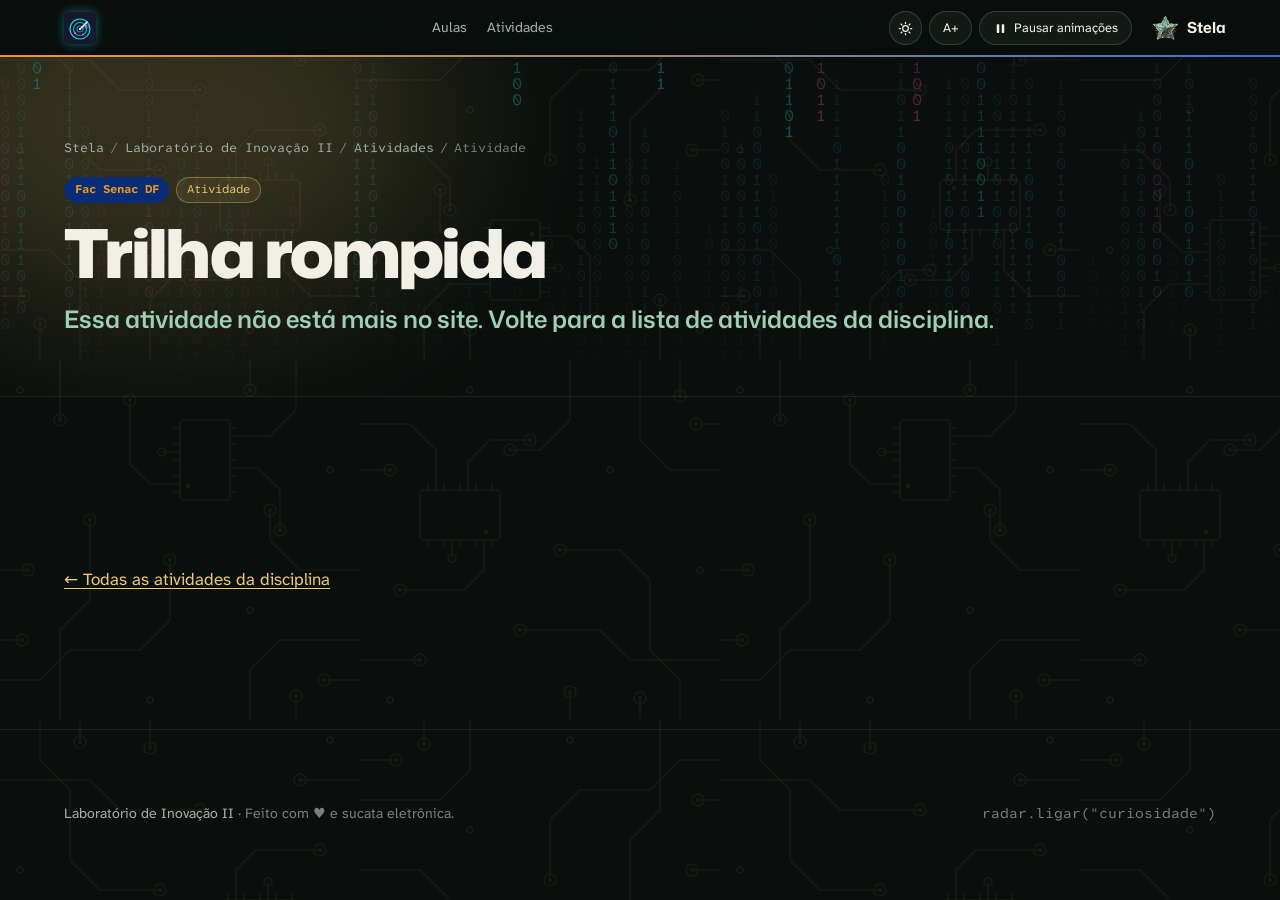
<file: atividade.html>
<!doctype html>
<html lang="pt-BR">
<head>
  <meta charset="utf-8">
  <meta name="viewport" content="width=device-width, initial-scale=1, viewport-fit=cover">

  <!-- EDITE AQUI: número e tema da aula -->
  <title>Laboratório de Inovação II · Stela</title>
  <meta name="description" content="Atividade de Laboratório de Inovação II: o que fazer, o link e os arquivos.">

  <link rel="icon" href="assets/img/favicon.ico" sizes="any">
  <link rel="icon" type="image/png" href="assets/img/favicon-32.png">
  <link rel="apple-touch-icon" href="assets/img/apple-touch-icon.png">
  <script src="assets/js/placa.js"></script>
  <link rel="preconnect" href="https://fonts.googleapis.com">
  <link rel="preconnect" href="https://fonts.gstatic.com" crossorigin>
  <link rel="stylesheet" href="https://fonts.googleapis.com/css2?family=Mona+Sans:wdth,wght@100..125,400..900&family=Atkinson+Hyperlegible+Next:ital,wght@0,400;0,700;1,400&family=Atkinson+Hyperlegible+Mono:wght@400;500&display=swap">
  <link rel="stylesheet" href="assets/css/estilo.css">
  <link rel="stylesheet" href="assets/css/disciplina.css?v=4">
  <link rel="stylesheet" href="assets/css/aula.css?v=2">
  <link rel="stylesheet" href="assets/css/neon.css?v=2">
  <link rel="stylesheet" href="assets/css/atividade.css?v=1">
</head>
<body>

  <!-- ===================== BARRA DO TOPO (igual em todos os sites) ===================== -->
  <header class="barra">
    <div class="envolve">
      <div class="marcas">
        <a class="marca-disc marca-logo" href="./" title="Página inicial da disciplina"><img src="assets/img/lab-radar.svg" alt="Lab II: página inicial da disciplina" width="32" height="32"></a>
      </div>
      <button type="button" class="btn-menu" id="btn-menu" aria-expanded="false" aria-controls="menu">Menu</button>
      <nav class="nav" id="menu" aria-label="Seções da disciplina">
        <a href="./#aulas">Aulas</a>
        <a href="./#atividades">Atividades</a>
      </nav>
      <div class="ajustes">
        <button type="button" id="btn-tema" aria-label="Mudar para o tema claro">
          <svg class="sol" viewBox="0 0 24 24" fill="none" stroke="currentColor" stroke-width="2" stroke-linecap="round" aria-hidden="true"><circle cx="12" cy="12" r="4.5"/><path d="M12 2v2M12 20v2M4.9 4.9l1.4 1.4M17.7 17.7l1.4 1.4M2 12h2M20 12h2M4.9 19.1l1.4-1.4M17.7 6.3l1.4-1.4"/></svg>
          <svg class="lua" viewBox="0 0 24 24" fill="none" stroke="currentColor" stroke-width="2" stroke-linejoin="round" aria-hidden="true"><path d="M20.5 14.5A8.5 8.5 0 0 1 9.5 3.5a8.5 8.5 0 1 0 11 11Z"/></svg>
        </button>
        <button type="button" id="btn-fonte" aria-label="Aumentar o tamanho do texto">A+</button>
        <button type="button" id="btn-movimento" aria-pressed="false">
          <svg class="pausar" viewBox="0 0 24 24" fill="currentColor" aria-hidden="true"><rect x="6" y="5" width="4" height="14" rx="1"/><rect x="14" y="5" width="4" height="14" rx="1"/></svg>
          <svg class="tocar" viewBox="0 0 24 24" fill="currentColor" aria-hidden="true"><path d="M8 5.5v13a1 1 0 0 0 1.5.86l10.5-6.5a1 1 0 0 0 0-1.72L9.5 4.64A1 1 0 0 0 8 5.5Z"/></svg>
          <span class="rotulo">Pausar animações</span>
        </button>
        <a class="marca" href="/" title="Portal da Stela">
          <img src="assets/img/estrela.webp" alt="" width="26" height="24">
          <span class="marca-texto">Stela</span>
        </a>
      </div>
    </div>
  </header>

  <main id="inicio">

    <!-- ===================== CABEÇALHO (o título vem de assets/data/atividades.json) ===================== -->
    <section class="aula-cab">
      <canvas class="chuva-matrix" aria-hidden="true"></canvas>
      <div class="envolve">
        <p class="trilha-migalhas">
          <a href="/">Stela</a> <span aria-hidden="true">/</span>
          <a href="./">Laboratório de Inovação II</a> <span aria-hidden="true">/</span>
          <a href="./#atividades">Atividades</a> <span aria-hidden="true">/</span>
          <span id="migalha-atividade">Atividade</span>
        </p>
        <div class="aula-etiquetas">
          <span class="etiqueta senac">Fac Senac DF</span>
          <span class="etiqueta ouro" id="etiqueta-atividade">Atividade</span>
        </div>
        <h1 id="titulo-atividade">Atividade</h1>
        <p class="subtitulo" id="sub-atividade">Soldando os componentes...</p>
      </div>
    </section>

    <!-- ===================== A ATIVIDADE (montada pelo assets/js/atividades.js) ===================== -->
    <section class="bloco">
      <div class="envolve" data-atividade>
        <noscript><p class="cartao">Esta página precisa de JavaScript ligado no navegador.</p></noscript>
        <div class="atividade-corpo" id="corpo-atividade" hidden></div>
        <p style="margin-top:2rem"><a href="./#atividades">← Todas as atividades da disciplina</a></p>
      </div>
    </section>

  </main>

  <footer class="rodape">
    <div class="envolve">
      <div class="rodape-fim" style="margin-top:0; padding-top:0; border-top:0">
        <span><a href="./">Laboratório de Inovação II</a> · Feito com ♥ e sucata eletrônica.</span>
        <span>radar.ligar(&quot;curiosidade&quot;)</span>
      </div>
    </div>
  </footer>

  <script src="assets/js/atividades.js?v=3"></script>
  <script src="assets/js/matrix.js?v=2"></script>
</body>
</html>
</file>
<file: assets/css/estilo.css>
/* estilo.css: visual comum de todos os sites (portal, cursos e disciplinas).
   versão 7 · 2026-10-06
   github.com + Apple/macOS + a placa de circuito da Stela.
   Escuro por padrão; o botão de tema da barra troca para o claro.

   Cada site tem a sua própria cópia deste arquivo e do assets/js/placa.js.
   Ao mudar algo aqui, copie para os outros sites e aumente a versão acima
   (e a do placa.js): assim dá para saber qual site está desatualizado.

   Como usar em um novo site (no <head>, nesta ordem):
     <script src="assets/js/placa.js"></script>
     <link rel="preconnect" href="https://fonts.googleapis.com">
     <link rel="preconnect" href="https://fonts.gstatic.com" crossorigin>
     <link rel="stylesheet" href="https://fonts.googleapis.com/css2?family=Mona+Sans:wdth,wght@100..125,400..900&family=Atkinson+Hyperlegible+Next:ital,wght@0,400;0,700;1,400&family=Atkinson+Hyperlegible+Mono:wght@400;500&display=swap">
     <link rel="stylesheet" href="assets/css/estilo.css">
   A barra do topo pronta para copiar está no README. */

/* ---------- cores e medidas ---------- */
:root{
  color-scheme: dark;
  --fundo:#0a0f0d;          /* quase preto esverdeado, como o substrato da placa */
  --fundo-2:#0d1411;        /* seções alternadas */
  --superficie:#121a16;     /* cards e janelas */
  --superficie-2:#18221d;
  --borda:rgba(236,230,211,.09);
  --borda-forte:rgba(236,230,211,.17);
  --texto:#f2efe6;
  --texto-2:#a3b0a8;
  --texto-3:#75837b;
  --ouro:#d6b25e;           /* trilhas, detalhes */
  --ouro-forte:#ecc874;     /* links, botões */
  --menta:#9fd0b7;          /* ativo, em andamento, acerto */
  --brilho-1:rgba(214,178,94,.20);
  --brilho-2:rgba(159,208,183,.16);
  --janela-barra:#19221e;
  --chip:#050807;           /* encapsulamento dos CIs, blocos de código */
  --sombra:0 1px 0 rgba(255,255,255,.04) inset, 0 40px 80px -40px rgba(0,0,0,.9);
  --f-titulo:"Mona Sans", -apple-system, system-ui, sans-serif;
  --f-texto:"Atkinson Hyperlegible Next", -apple-system, system-ui, sans-serif;
  --f-mono:"Atkinson Hyperlegible Mono", ui-monospace, "SF Mono", Menlo, monospace;
  --raio:22px;              /* cards grandes, como na Apple */
  --raio-p:12px;            /* janelas e cards pequenos */
  --suave:cubic-bezier(.2,.7,.2,1);
}
[data-tema="claro"]{
  color-scheme: light;
  --fundo:#f6f5f1;
  --fundo-2:#efeee8;
  --superficie:#ffffff;
  --superficie-2:#f8f7f3;
  --borda:rgba(18,23,20,.09);
  --borda-forte:rgba(18,23,20,.17);
  --texto:#121714;
  --texto-2:#4a5650;
  --texto-3:#6d7a73;
  --ouro:#a07a22;           /* dourado mais escuro: contraste no fundo claro */
  --ouro-forte:#8a6614;
  --menta:#2e7d5b;
  --brilho-1:rgba(214,178,94,.32);
  --brilho-2:rgba(159,208,183,.38);
  --janela-barra:#efeee9;
  --sombra:0 1px 2px rgba(0,0,0,.04), 0 30px 60px -30px rgba(30,45,38,.28);
}

/* ---------- base ---------- */
html{font-size:100%; scroll-padding-top:4.5rem} /* âncoras não ficam escondidas atrás da barra do topo */
html.fonte-1{font-size:112.5%}
html.fonte-2{font-size:125%}
body{margin:0; background:var(--fundo); color:var(--texto); font-family:var(--f-texto); font-size:1.0625rem; line-height:1.65; -webkit-font-smoothing:antialiased; overflow-x:hidden}
a{color:var(--ouro-forte); text-underline-offset:3px}
a:hover{color:var(--menta)}
:focus-visible{outline:2px solid var(--menta); outline-offset:3px; border-radius:6px}
img{max-width:100%; height:auto; display:block} /* height:auto: a altura acompanha a largura, sem deformar */
h1,h2,h3,h4{font-family:var(--f-titulo); font-weight:700; line-height:1.08; text-wrap:balance; margin:0; color:var(--texto)}
p{margin:0}
.envolve{max-width:72rem; margin:0 auto; padding-inline:clamp(16px,4vw,40px)}
.texto{max-width:62ch}
.olho{font-family:var(--f-mono); font-size:.8rem; letter-spacing:.02em; color:var(--ouro)}   /* designador: U1, J1, F1… */
.citacao{font-family:var(--f-titulo); font-weight:600; font-size:1.3rem; letter-spacing:-.01em; color:var(--menta); border-left:3px solid var(--ouro); padding-left:1rem}
.pendente{color:var(--ouro); font-style:italic}

/* ---------- placa de circuito no fundo (trilhas, pads e um chip, como no coração e na estrela) ----------
   O desenho é uma máscara: a cor vem de --ouro, então muda sozinha com o tema.
   Seções .alt ficam levemente translúcidas para a placa aparecer por trás. */
body::before{content:""; position:fixed; inset:0; z-index:-1; pointer-events:none; background:var(--ouro); opacity:.07;
  -webkit-mask:url("data:image/svg+xml,%3Csvg xmlns=%22http://www.w3.org/2000/svg%22 xmlns:xlink=%22http://www.w3.org/1999/xlink%22 width=%22720%22 height=%22720%22 viewBox=%220 0 720 720%22%3E%3Cdefs%3E%3Cg id=%22t%22%3E%3Cg fill=%22none%22 stroke=%22%23000%22 stroke-width=%221.6%22 stroke-linecap=%22round%22 stroke-linejoin=%22round%22%3E%3Cpath d=%22M0 60H90l30 30h80%22/%3E%3Cpath d=%22M300 60h60%22/%3E%3Cpath d=%22M40 0v40l30 30v70l30 30h60%22/%3E%3Cpath d=%22M40 360v-36%22/%3E%3Cpath d=%22M80 0v22%22/%3E%3Cpath d=%22M0 250h50l30 30v80%22/%3E%3Cpath d=%22M330 250h30%22/%3E%3Cpath d=%22M150 360v-60l30-30h30%22/%3E%3Cpath d=%22M150 0v28%22/%3E%3Cpath d=%22M236 180v-30l20-20h64%22/%3E%3Cpath d=%22M284 230v40l26 26h50%22/%3E%3Cpath d=%22M0 296h24%22/%3E%3Cpath d=%22M252 230v28l-22 22h-40%22/%3E%3Cpath d=%22M268 180v-18%22/%3E%3Crect x=%22220%22 y=%22180%22 width=%2280%22 height=%2250%22 rx=%224%22/%3E%3Cpath d=%22M228 180v-7M244 180v-7M260 180v-7M276 180v-7M292 180v-7M228 230v7M244 230v7M260 230v7M276 230v7M292 230v7%22/%3E%3Ccircle cx=%22200%22 cy=%2290%22 r=%226%22/%3E%3Ccircle cx=%22300%22 cy=%2260%22 r=%226%22/%3E%3Ccircle cx=%22160%22 cy=%22170%22 r=%226%22/%3E%3Ccircle cx=%2240%22 cy=%22324%22 r=%226%22/%3E%3Ccircle cx=%2280%22 cy=%2222%22 r=%226%22/%3E%3Ccircle cx=%22330%22 cy=%22250%22 r=%226%22/%3E%3Ccircle cx=%22150%22 cy=%2228%22 r=%226%22/%3E%3Ccircle cx=%22210%22 cy=%22270%22 r=%226%22/%3E%3Ccircle cx=%22320%22 cy=%22130%22 r=%226%22/%3E%3Ccircle cx=%2224%22 cy=%22296%22 r=%226%22/%3E%3Ccircle cx=%22190%22 cy=%22280%22 r=%226%22/%3E%3Ccircle cx=%22268%22 cy=%22162%22 r=%224%22/%3E%3Ccircle cx=%22110%22 cy=%22250%22 r=%223%22/%3E%3Ccircle cx=%22330%22 cy=%2220%22 r=%223%22/%3E%3Ccircle cx=%2220%22 cy=%22150%22 r=%223%22/%3E%3Ccircle cx=%22250%22 cy=%22330%22 r=%223%22/%3E%3C/g%3E%3Cg fill=%22%23000%22%3E%3Ccircle cx=%22200%22 cy=%2290%22 r=%222%22/%3E%3Ccircle cx=%22300%22 cy=%2260%22 r=%222%22/%3E%3Ccircle cx=%22160%22 cy=%22170%22 r=%222%22/%3E%3Ccircle cx=%2240%22 cy=%22324%22 r=%222%22/%3E%3Ccircle cx=%2280%22 cy=%2222%22 r=%222%22/%3E%3Ccircle cx=%22330%22 cy=%22250%22 r=%222%22/%3E%3Ccircle cx=%22150%22 cy=%2228%22 r=%222%22/%3E%3Ccircle cx=%22210%22 cy=%22270%22 r=%222%22/%3E%3Ccircle cx=%22320%22 cy=%22130%22 r=%222%22/%3E%3Ccircle cx=%2224%22 cy=%22296%22 r=%222%22/%3E%3Ccircle cx=%22190%22 cy=%22280%22 r=%222%22/%3E%3Ccircle cx=%22234%22 cy=%22188%22 r=%222.4%22/%3E%3C/g%3E%3C/g%3E%3C/defs%3E%3Cuse xlink:href=%22%23t%22/%3E%3Cuse xlink:href=%22%23t%22 transform=%22translate(720 0) rotate(90)%22/%3E%3Cuse xlink:href=%22%23t%22 transform=%22translate(0 720) rotate(-90)%22/%3E%3Cuse xlink:href=%22%23t%22 transform=%22translate(720 720) rotate(180)%22/%3E%3C/svg%3E") 0 0/720px 720px repeat;
  mask:url("data:image/svg+xml,%3Csvg xmlns=%22http://www.w3.org/2000/svg%22 xmlns:xlink=%22http://www.w3.org/1999/xlink%22 width=%22720%22 height=%22720%22 viewBox=%220 0 720 720%22%3E%3Cdefs%3E%3Cg id=%22t%22%3E%3Cg fill=%22none%22 stroke=%22%23000%22 stroke-width=%221.6%22 stroke-linecap=%22round%22 stroke-linejoin=%22round%22%3E%3Cpath d=%22M0 60H90l30 30h80%22/%3E%3Cpath d=%22M300 60h60%22/%3E%3Cpath d=%22M40 0v40l30 30v70l30 30h60%22/%3E%3Cpath d=%22M40 360v-36%22/%3E%3Cpath d=%22M80 0v22%22/%3E%3Cpath d=%22M0 250h50l30 30v80%22/%3E%3Cpath d=%22M330 250h30%22/%3E%3Cpath d=%22M150 360v-60l30-30h30%22/%3E%3Cpath d=%22M150 0v28%22/%3E%3Cpath d=%22M236 180v-30l20-20h64%22/%3E%3Cpath d=%22M284 230v40l26 26h50%22/%3E%3Cpath d=%22M0 296h24%22/%3E%3Cpath d=%22M252 230v28l-22 22h-40%22/%3E%3Cpath d=%22M268 180v-18%22/%3E%3Crect x=%22220%22 y=%22180%22 width=%2280%22 height=%2250%22 rx=%224%22/%3E%3Cpath d=%22M228 180v-7M244 180v-7M260 180v-7M276 180v-7M292 180v-7M228 230v7M244 230v7M260 230v7M276 230v7M292 230v7%22/%3E%3Ccircle cx=%22200%22 cy=%2290%22 r=%226%22/%3E%3Ccircle cx=%22300%22 cy=%2260%22 r=%226%22/%3E%3Ccircle cx=%22160%22 cy=%22170%22 r=%226%22/%3E%3Ccircle cx=%2240%22 cy=%22324%22 r=%226%22/%3E%3Ccircle cx=%2280%22 cy=%2222%22 r=%226%22/%3E%3Ccircle cx=%22330%22 cy=%22250%22 r=%226%22/%3E%3Ccircle cx=%22150%22 cy=%2228%22 r=%226%22/%3E%3Ccircle cx=%22210%22 cy=%22270%22 r=%226%22/%3E%3Ccircle cx=%22320%22 cy=%22130%22 r=%226%22/%3E%3Ccircle cx=%2224%22 cy=%22296%22 r=%226%22/%3E%3Ccircle cx=%22190%22 cy=%22280%22 r=%226%22/%3E%3Ccircle cx=%22268%22 cy=%22162%22 r=%224%22/%3E%3Ccircle cx=%22110%22 cy=%22250%22 r=%223%22/%3E%3Ccircle cx=%22330%22 cy=%2220%22 r=%223%22/%3E%3Ccircle cx=%2220%22 cy=%22150%22 r=%223%22/%3E%3Ccircle cx=%22250%22 cy=%22330%22 r=%223%22/%3E%3C/g%3E%3Cg fill=%22%23000%22%3E%3Ccircle cx=%22200%22 cy=%2290%22 r=%222%22/%3E%3Ccircle cx=%22300%22 cy=%2260%22 r=%222%22/%3E%3Ccircle cx=%22160%22 cy=%22170%22 r=%222%22/%3E%3Ccircle cx=%2240%22 cy=%22324%22 r=%222%22/%3E%3Ccircle cx=%2280%22 cy=%2222%22 r=%222%22/%3E%3Ccircle cx=%22330%22 cy=%22250%22 r=%222%22/%3E%3Ccircle cx=%22150%22 cy=%2228%22 r=%222%22/%3E%3Ccircle cx=%22210%22 cy=%22270%22 r=%222%22/%3E%3Ccircle cx=%22320%22 cy=%22130%22 r=%222%22/%3E%3Ccircle cx=%2224%22 cy=%22296%22 r=%222%22/%3E%3Ccircle cx=%22190%22 cy=%22280%22 r=%222%22/%3E%3Ccircle cx=%22234%22 cy=%22188%22 r=%222.4%22/%3E%3C/g%3E%3C/g%3E%3C/defs%3E%3Cuse xlink:href=%22%23t%22/%3E%3Cuse xlink:href=%22%23t%22 transform=%22translate(720 0) rotate(90)%22/%3E%3Cuse xlink:href=%22%23t%22 transform=%22translate(0 720) rotate(-90)%22/%3E%3Cuse xlink:href=%22%23t%22 transform=%22translate(720 720) rotate(180)%22/%3E%3C/svg%3E") 0 0/720px 720px repeat}
[data-tema="claro"] body::before{opacity:.13}

/* ---------- barra do topo: translúcida como a do macOS ---------- */
.barra{position:sticky; top:0; z-index:10; background:color-mix(in srgb,var(--fundo) 72%,transparent); backdrop-filter:saturate(180%) blur(20px); -webkit-backdrop-filter:saturate(180%) blur(20px); border-bottom:1px solid var(--borda)}
.barra .envolve{display:flex; align-items:center; gap:1rem; justify-content:space-between; min-height:3.5rem; flex-wrap:wrap}
.marca{display:flex; align-items:center; gap:.55rem; text-decoration:none; color:var(--texto); font-family:var(--f-titulo); font-weight:700; font-size:1.05rem}
.marca:hover{color:var(--texto)}
.marca img{width:26px; height:auto}
/* nas disciplinas: "Stela / Nome da disciplina", cada parte com o seu link (portal e página inicial da disciplina) */
.marcas{display:flex; align-items:center; gap:.55rem; min-width:0}
.marca-disc{display:flex; align-items:center; gap:.55rem; font-family:var(--f-titulo); font-weight:600; font-size:1rem; color:var(--texto-2); text-decoration:none; white-space:nowrap}
.marca-disc::before{content:"/"; font-weight:400; color:var(--texto-3)}
.marca-disc:hover{color:var(--ouro-forte)}
/* nos sites de disciplina, a esquerda é da disciplina: o primeiro link vem sem a barra "/" e com mais destaque */
.marcas .marca-disc{font-size:1.12rem; color:var(--neon,var(--menta)); text-shadow:0 0 6px var(--neon-brilho,transparent)}
.marcas>.marca-disc:first-child{font-size:1.32rem; font-weight:800; letter-spacing:.02em; text-shadow:0 0 6px var(--neon-brilho,transparent),0 0 18px var(--neon-brilho,transparent)}
.marcas .marca-disc:hover{color:var(--neon,var(--menta)); text-shadow:0 0 8px var(--neon-brilho,transparent),0 0 26px var(--neon-brilho,transparent)}
.marcas>.marca-disc:first-child::before{content:none}
/* e o link "Stela" (portal) fica sempre à direita, depois dos botões */
.ajustes .marca{margin-left:.85rem; font-size:.95rem}
@media (min-width:521px){.ajustes .marca{margin-right:-.6rem}}   /* um pouco mais para o canto direito */
@media (max-width:420px){.marca .marca-texto{position:absolute; width:1px; height:1px; overflow:hidden; clip:rect(0 0 0 0); white-space:nowrap}}
/* telas bem estreitas: botões mais justos para a barra caber numa linha */
@media (max-width:360px){.barra .envolve{gap:.6rem}.ajustes{gap:.25rem}.ajustes button,.btn-menu{padding:.3rem .6rem}#btn-tema,#btn-movimento{width:1.95rem}}
.nav{display:flex; gap:1.3rem; flex-wrap:wrap; font-size:.88rem}
.nav a{color:var(--texto-2); text-decoration:none; transition:color .2s}
.nav a:hover{color:var(--texto)}
.ajustes{display:flex; gap:.4rem; align-items:center}
.ajustes button,.btn-menu{font:inherit; font-size:.8rem; color:var(--texto); background:var(--superficie); border:1px solid var(--borda-forte); border-radius:999px; padding:.32rem .8rem; min-height:2.1rem; cursor:pointer; transition:border-color .2s, background .2s}
.ajustes button:hover,.btn-menu:hover{border-color:var(--ouro)}
.ajustes button[aria-pressed="true"],.btn-menu[aria-expanded="true"]{border-color:var(--menta); color:var(--menta)}
.ajustes svg{width:15px; height:15px; flex:none}
#btn-tema{display:grid; place-items:center; width:2.1rem; padding:0}
#btn-tema .lua{display:none}
[data-tema="claro"] #btn-tema .sol{display:none}
[data-tema="claro"] #btn-tema .lua{display:block}
#btn-movimento{display:inline-flex; align-items:center; gap:.4rem}
#btn-movimento .tocar{display:none}
.pausado #btn-movimento .pausar{display:none}
.pausado #btn-movimento .tocar{display:block}
.btn-menu{display:none; margin-left:auto}
@media (max-width:960px){
  .nav{display:none}
  .btn-menu{display:inline-block}
  .nav.aberto{display:flex; flex-direction:column; gap:0; order:3; flex-basis:100%; border-top:1px solid var(--borda)}
  .nav.aberto a{padding:.8rem .1rem; font-size:1rem; color:var(--texto)}
  .nav.aberto a + a{border-top:1px solid var(--borda)}
}
/* celular: o botão de pausa vira só ícone (o texto continua para leitores de tela) */
@media (max-width:520px){
  #btn-movimento{width:2.1rem; padding:0; justify-content:center}
  #btn-movimento .rotulo{position:absolute; width:1px; height:1px; overflow:hidden; clip:rect(0 0 0 0); white-space:nowrap}
}

/* ---------- aparecer ao rolar (só com JS; pausado, tudo aparece na hora) ---------- */
.js [data-revela]{opacity:0; transform:translateY(28px); transition:opacity .8s var(--suave), transform .8s var(--suave); transition-delay:calc(var(--i,0) * 70ms)}
.js [data-revela].visivel{opacity:1; transform:none}

/* ---------- seções ---------- */
.bloco{padding-block:clamp(5rem,12vw,8.5rem); border-top:1px solid var(--borda)}
.bloco.alt{background:color-mix(in srgb,var(--fundo-2) 82%,transparent)}
.cab{display:flex; flex-direction:column; gap:.8rem; margin-bottom:clamp(2.5rem,5vw,3.5rem); max-width:44rem}
.cab h2{font-size:clamp(2.2rem,5.4vw,3.8rem); font-weight:800; font-stretch:110%; letter-spacing:-.035em}
.cab p{color:var(--texto-2); font-size:1.15rem; max-width:52ch}

/* ---------- luz que segue o mouse (estilo github.com): adicione .luz a um card ---------- */
.luz{position:relative; overflow:hidden; isolation:isolate}
.luz::before{content:""; position:absolute; inset:0; z-index:-1; pointer-events:none; opacity:0; transition:opacity .35s;
  background:radial-gradient(420px circle at var(--mx,50%) var(--my,0%), color-mix(in srgb,var(--ouro) 16%,transparent), transparent 65%)}
.luz:hover::before{opacity:1}

/* ---------- cartão simples ---------- */
.cartao{background:var(--superficie); border:1px solid var(--borda); border-radius:var(--raio); padding:1.5rem; display:flex; flex-direction:column; gap:.45rem; min-width:0; transition:border-color .3s}
.cartao:hover{border-color:var(--borda-forte)}
.cartao h3{font-size:1.2rem; font-weight:700; letter-spacing:-.015em}
.cartao p{color:var(--texto-2); font-size:.97rem}

/* ---------- janela do macOS ---------- */
.janela{background:var(--superficie); border:1px solid var(--borda-forte); border-radius:var(--raio-p); box-shadow:var(--sombra); overflow:hidden; min-width:0}
.janela-barra{display:flex; align-items:center; gap:.8rem; padding:.7rem .9rem; background:var(--janela-barra); border-bottom:1px solid var(--borda)}
.semaforo{display:flex; gap:7px}
.semaforo i{width:12px; height:12px; border-radius:50%; background:#ff5f57}
.semaforo i:nth-child(2){background:#febc2e}
.semaforo i:nth-child(3){background:#28c840}
.janela-titulo{flex:1; text-align:center; font-family:var(--f-mono); font-size:.78rem; color:var(--texto-3); margin-right:46px; min-width:0; overflow:hidden; text-overflow:ellipsis; white-space:nowrap}
.janela-corpo{padding:clamp(1.3rem,3vw,2rem)}
.prompt{font-family:var(--f-mono); font-size:.88rem; color:var(--texto-3); margin-bottom:1.1rem}
.prompt b{color:var(--menta); font-weight:500}
.prompt span{color:var(--ouro)}

/* ---------- etiquetas e botões ---------- */
.etiqueta{display:inline-flex; align-items:center; gap:.4rem; font-family:var(--f-mono); font-size:.74rem; padding:.12rem .6rem; border-radius:999px; border:1px solid var(--borda-forte); color:var(--texto-2); white-space:nowrap}
.etiqueta.verde{color:var(--menta); border-color:color-mix(in srgb,var(--menta) 45%,transparent); background:color-mix(in srgb,var(--menta) 10%,transparent)}
.etiqueta.ouro{color:var(--ouro-forte); border-color:color-mix(in srgb,var(--ouro) 45%,transparent); background:color-mix(in srgb,var(--ouro) 10%,transparent)}
.botao{display:inline-flex; align-items:center; gap:.5rem; font-weight:700; text-decoration:none; color:var(--fundo); background:var(--ouro-forte); border:1px solid var(--ouro-forte); border-radius:999px; padding:.65rem 1.3rem; transition:transform .2s var(--suave), opacity .2s}
.botao:hover{color:var(--fundo); opacity:.9; transform:translateY(-1px)}
.botao.contorno{color:var(--texto); background:transparent; border-color:var(--borda-forte)}
.botao.contorno:hover{color:var(--texto); border-color:var(--ouro)}

/* ---------- logos das tecnologias: azulejo claro, como os ícones do macOS ----------
   Fundo claro nos dois temas: assim logos escuros (GitHub, AWS) continuam visíveis.
   Tamanho pela variável --t (padrão 2.2rem). Logos em assets/img/tec/ (Devicon e Simple Icons). */
.tec{display:inline-grid; place-items:center; flex:none; width:var(--t,2.2rem); height:var(--t,2.2rem); border-radius:24%; background:#fbfaf6;
  box-shadow:0 1px 0 rgba(255,255,255,.7) inset, 0 0 0 1px rgba(0,0,0,.07), 0 8px 18px -10px rgba(0,0,0,.6)}
.tec img{width:62%; height:62%; object-fit:contain}
.tecs{display:flex; flex-wrap:wrap; gap:.45rem; margin-top:auto; padding-top:.6rem}
.tecs .tec{--t:1.9rem}

/* faixa de tecnologias deslizando, como o Dock do Mac (a lista vem duas vezes para o giro não ter emenda) */
.doca{overflow:hidden; padding-block:1.6rem; border-top:1px solid var(--borda);
  -webkit-mask-image:linear-gradient(90deg,transparent,#000 12%,#000 88%,transparent); mask-image:linear-gradient(90deg,transparent,#000 12%,#000 88%,transparent)}
.doca-trilho{display:flex; gap:1.1rem; width:max-content; animation:desliza 45s linear infinite}
.doca .tec{--t:3.2rem; transition:transform .25s var(--suave)}
.doca .tec:hover{transform:translateY(-6px) scale(1.12)}
.doca:hover .doca-trilho{animation-play-state:paused}
@keyframes desliza{to{transform:translateX(calc(-50% - .55rem))}}

/* ---------- histórico de commits (formação no portal; cronograma e prazos nas disciplinas) ---------- */
.repo-topo{display:flex; align-items:center; justify-content:space-between; gap:1rem; flex-wrap:wrap; margin-bottom:1.4rem; font-size:.9rem; color:var(--texto-2)}
.ramo{display:inline-flex; align-items:center; gap:.45rem; font-family:var(--f-mono); color:var(--texto); background:var(--superficie); border:1px solid var(--borda-forte); border-radius:8px; padding:.3rem .7rem}
.ramo svg{width:15px; height:15px; fill:var(--texto-2)}
.log{list-style:none; margin:0; padding:0 0 0 2rem; position:relative; display:flex; flex-direction:column; gap:1rem}
.log::before{content:""; position:absolute; left:.6rem; top:.5rem; bottom:.5rem; width:2px; background:linear-gradient(var(--borda-forte),var(--borda-forte) 85%,transparent)}
.commit{position:relative; background:var(--superficie); border:1px solid var(--borda); border-radius:var(--raio-p); padding:1.1rem 1.25rem; transition:border-color .25s}
.commit:hover{border-color:var(--borda-forte)}
.commit::before{content:""; position:absolute; left:calc(-2rem + .6rem - 6px); top:1.35rem; width:10px; height:10px; border-radius:50%; background:var(--fundo); border:2px solid var(--ouro)}
.commit.andamento::before{border-color:var(--menta); background:var(--menta); animation:pulsa 2.4s ease-out infinite}
.commit-linha{display:flex; align-items:flex-start; justify-content:space-between; gap:1rem}
.commit h3{font-size:1.12rem; font-weight:650; letter-spacing:-.01em}
.hash{flex:none; font-family:var(--f-mono); font-size:.78rem; color:var(--texto-2); background:var(--superficie-2); border:1px solid var(--borda); border-radius:6px; padding:.1rem .5rem}
.commit .meta{display:flex; align-items:center; gap:.45rem; margin-top:.5rem; font-size:.86rem; color:var(--texto-3)}
.commit .meta img{width:18px; height:18px; object-fit:contain; border-radius:50%; background:var(--superficie-2); padding:2px; box-sizing:content-box}
.commit .meta b{color:var(--texto-2); font-weight:700}
.commit p{color:var(--texto-2); margin-top:.45rem}
.commit p.pendente{color:var(--ouro)}
.commit ul{margin:.6rem 0 0; padding:0; list-style:none; display:flex; flex-direction:column; gap:.35rem}
.commit ul li{font-size:.95rem; color:var(--texto); padding-left:1.4rem; position:relative}
.commit ul li::before{content:"+"; position:absolute; left:0; font-family:var(--f-mono); color:var(--menta)}
@keyframes pulsa{0%{box-shadow:0 0 0 0 color-mix(in srgb,var(--menta) 60%,transparent)}70%,100%{box-shadow:0 0 0 8px transparent}}

/* ---------- cards de repositório (disciplinas no portal; aulas e atividades nas disciplinas) ---------- */
.grupo + .grupo{margin-top:3rem}
.grupo > h3{display:flex; align-items:center; gap:.75rem; flex-wrap:wrap; font-size:1.35rem; letter-spacing:-.015em; margin-bottom:1.1rem}
.repos{display:grid; grid-template-columns:repeat(auto-fill,minmax(17rem,1fr)); gap:1rem}
.repo{display:flex; flex-direction:column; gap:.55rem; text-decoration:none; color:var(--texto); background:var(--superficie); border:1px solid var(--borda); border-radius:var(--raio-p); padding:1.15rem 1.2rem; min-width:0; transition:border-color .25s, transform .25s var(--suave)}
.repo:hover{color:var(--texto); border-color:color-mix(in srgb,var(--ouro) 55%,transparent); transform:translateY(-2px)}
.repo-nome{display:flex; align-items:center; gap:.5rem; font-family:var(--f-mono); font-size:.84rem; color:var(--ouro-forte); min-width:0; white-space:nowrap}
.repo-nome svg{flex:none; width:16px; height:16px; fill:var(--texto-3)}
.repo h4{font-size:1.08rem; font-weight:650; letter-spacing:-.01em}
.repo p{color:var(--texto-2); font-size:.93rem}
.repo-pe{display:flex; align-items:center; justify-content:space-between; gap:.6rem; flex-wrap:wrap; margin-top:auto; padding-top:.5rem}
.ling{display:flex; align-items:center; gap:.45rem; font-size:.84rem; color:var(--texto-2)}
.ling i{width:11px; height:11px; border-radius:50%; background:var(--cor,#8b949e)}

/* ---------- rodapé ---------- */
footer{border-top:1px solid var(--borda); padding-block:2.5rem; color:var(--texto-2); font-size:.92rem}
footer .envolve{display:flex; align-items:center; gap:.9rem; flex-wrap:wrap}
footer img{width:30px}

/* ---------- pausar animações: botão do topo (o placa.js também respeita o "reduzir movimento" do sistema) ---------- */
.pausado *,.pausado *::before,.pausado *::after{animation:none!important; transition:none!important}
.pausado [data-revela]{opacity:1!important; transform:none!important}
/* sem JavaScript, o CSS sozinho respeita a configuração do sistema */
@media (prefers-reduced-motion:reduce){html:not(.js) *,html:not(.js) *::before,html:not(.js) *::after{animation:none!important; transition:none!important}}
</file>
<file: assets/css/disciplina.css>
/*
  disciplina.css: modelo de página inicial das disciplinas.
  versão 4 · 2026-10-07 (assinatura da Faculdade: linha laranja e azul na barra e cartão do logo)

  Usa as cores, fontes e peças do estilo.css (carregue o estilo.css antes).
  Este arquivo é igual em todas as disciplinas: o que muda de uma para
  outra é só o texto do index.html.
*/


/* ========== abertura ========== */

.abertura {
  position: relative;
  overflow: hidden;
  isolation: isolate;
  padding-block: clamp(3.5rem, 9vw, 6.5rem);
}

/* brilhos difusos atrás do título, como no portal */
.abertura::before,
.abertura::after {
  content: "";
  position: absolute;
  z-index: -1;
  border-radius: 50%;
  filter: blur(80px);
  pointer-events: none;
}

.abertura::before {
  width: 38rem;
  height: 26rem;
  left: -8rem;
  top: -6rem;
  background: var(--brilho-1);
}

.abertura::after {
  width: 34rem;
  height: 24rem;
  right: -10rem;
  bottom: -8rem;
  background: var(--brilho-2);
}

.abertura-grade {
  display: grid;
  grid-template-columns: minmax(0, 1.15fr) minmax(0, .85fr);
  gap: clamp(2rem, 5vw, 4rem);
  align-items: center;
}

.trilha-migalhas {
  display: flex;
  flex-wrap: wrap;
  gap: .4rem;
  align-items: center;
  font-family: var(--f-mono);
  font-size: .8rem;
  color: var(--texto-3);
}

.trilha-migalhas a {
  color: var(--texto-2);
  text-decoration: none;
}

.trilha-migalhas a:hover {
  color: var(--ouro-forte);
}

.abertura h1 {
  margin-top: 1rem;
  font-size: clamp(2.4rem, 6.4vw, 4.8rem);
  font-weight: 850;
  font-stretch: 112%;
  letter-spacing: -.04em;
  line-height: 1;
}

.abertura .subtitulo {
  margin-top: .8rem;
  font-family: var(--f-titulo);
  font-weight: 600;
  font-size: clamp(1.2rem, 2.6vw, 1.6rem);
  color: var(--menta);
}

.abertura .chamada {
  margin-top: 1.2rem;
  max-width: 46ch;
  font-size: 1.12rem;
  color: var(--texto-2);
}

.abertura .acoes {
  display: flex;
  flex-wrap: wrap;
  gap: .7rem;
  margin-top: 2rem;
}

/* janela de código da abertura */
.codigo {
  margin: 0;
  padding: clamp(1.2rem, 3vw, 1.6rem);
  font-family: var(--f-mono);
  font-size: .95rem;
  line-height: 1.8;
  color: var(--texto);
  background: var(--chip);
  overflow-x: auto;
}

[data-tema="claro"] .codigo {
  color: #e9e6dc;
}

.codigo .linha {
  display: block;
}

.codigo .num {
  display: inline-block;
  width: 1.8rem;
  color: #4d5a53;
  user-select: none;
}

.codigo .tag { color: #ff7b72; }
.codigo .var { color: #9fd0b7; }
.codigo .str { color: #ecc874; }
.codigo .fn  { color: #79c0ff; }
.codigo .com { color: #6e7d75; font-style: italic; }

@media (max-width: 860px) {
  .abertura-grade {
    grid-template-columns: 1fr;
  }
}


/* ========== ficha da disciplina ========== */

/* faixa estreita: menos espaço que uma seção normal */
.bloco.faixa {
  padding-block: clamp(2rem, 5vw, 3rem);
}

.ficha {
  display: grid;
  grid-template-columns: repeat(4, minmax(0, 1fr));
  gap: 1rem;
}

/* card com link (professora): texto normal, não dourado */
.ficha a.cartao {
  text-decoration: none;
  color: var(--texto);
}

.ficha a.cartao:hover {
  border-color: color-mix(in srgb, var(--ouro) 55%, transparent);
}

.ficha .cartao strong {
  font-family: var(--f-titulo);
  font-size: 1.25rem;
  font-weight: 700;
  letter-spacing: -.015em;
  line-height: 1.2;
}

.ficha .cartao span:last-child {
  color: var(--texto-2);
  font-size: .95rem;
}

@media (max-width: 900px) {
  .ficha {
    grid-template-columns: repeat(2, minmax(0, 1fr));
  }
}

@media (max-width: 480px) {
  .ficha {
    grid-template-columns: 1fr;
  }
}


/* ========== ementa e objetivos ========== */

.ementa {
  display: grid;
  grid-template-columns: minmax(0, 1.1fr) minmax(0, .9fr);
  gap: clamp(1.5rem, 4vw, 3rem);
  align-items: start;
}

.ementa-texto {
  font-family: var(--f-titulo);
  font-size: clamp(1.25rem, 2.4vw, 1.6rem);
  font-weight: 500;
  line-height: 1.45;
  letter-spacing: -.01em;
  color: var(--texto);
}

.palavras {
  display: flex;
  flex-wrap: wrap;
  gap: .45rem;
  margin-top: 1.6rem;
}

.ementa .janela h3 {
  margin-bottom: .7rem;
  font-size: 1.15rem;
}

.objetivo-geral {
  margin-bottom: 1.2rem;
  color: var(--texto-2);
}

.lista-check {
  list-style: none;
  margin: 0;
  padding: 0;
}

.lista-check li {
  display: flex;
  gap: .8rem;
  align-items: flex-start;
  padding: .8rem 0;
}

.lista-check li + li {
  border-top: 1px solid var(--borda);
}

.lista-check svg {
  flex: none;
  width: 20px;
  height: 20px;
  margin-top: .15rem;
  color: var(--menta);
}

@media (max-width: 860px) {
  .ementa {
    grid-template-columns: 1fr;
  }
}


/* ========== conteúdo programático: uma placa por unidade ========== */

.unidades {
  display: grid;
  grid-template-columns: repeat(auto-fill, minmax(15.5rem, 1fr));
  gap: 1rem;
  counter-reset: unidade;
}

.unidade {
  display: flex;
  flex-direction: column;
  gap: .6rem;
}

.unidade-topo {
  display: flex;
  align-items: center;
  justify-content: space-between;
  gap: .6rem;
}

.unidade h3 {
  font-size: 1.12rem;
}

.unidade ul {
  margin: 0;
  padding: 0;
  list-style: none;
  display: flex;
  flex-direction: column;
  gap: .3rem;
}

.unidade li {
  position: relative;
  padding-left: 1.1rem;
  color: var(--texto-2);
  font-size: .95rem;
}

.unidade li::before {
  content: "";
  position: absolute;
  left: 0;
  top: .62em;
  width: 6px;
  height: 6px;
  border-radius: 50%;
  border: 1.5px solid var(--ouro);
}

/* unidade com material interativo: card com link */
a.unidade {
  text-decoration: none;
  color: var(--texto);
}

a.unidade:hover {
  color: var(--texto);
  border-color: color-mix(in srgb, var(--ouro) 55%, transparent);
}


/* ========== como as aulas funcionam ========== */

.metodo {
  display: grid;
  grid-template-columns: minmax(0, 1fr) minmax(0, 1fr);
  gap: clamp(1.5rem, 4vw, 3rem);
  align-items: start;
}

.metodo .texto {
  display: flex;
  flex-direction: column;
  gap: 1rem;
  color: var(--texto-2);
  font-size: 1.08rem;
}

.ferramentas {
  display: flex;
  flex-wrap: wrap;
  gap: .5rem;
}

@media (max-width: 860px) {
  .metodo {
    grid-template-columns: 1fr;
  }
}


/* ========== próximas entregas ========== */

.entregas {
  max-width: 48rem;
}

.entregas-vazio {
  display: flex;
  flex-direction: row;
  gap: 1rem;
  align-items: center;
}

.entregas-vazio svg {
  flex: none;
  width: 28px;
  height: 28px;
  color: var(--ouro);
}


/* ========== rodapé completo ========== */

.rodape {
  padding-block: clamp(3rem, 7vw, 4.5rem) 2rem;
}

/* o estilo.css deixa o rodapé simples em uma linha; aqui ele tem colunas */
.rodape .envolve {
  display: block;
}

.rodape-grade {
  display: grid;
  grid-template-columns: minmax(0, 1.2fr) repeat(3, minmax(0, 1fr));
  gap: 2rem;
}

.rodape h2 {
  margin-bottom: .9rem;
  font-family: var(--f-mono);
  font-size: .8rem;
  font-weight: 500;
  letter-spacing: .02em;
  color: var(--ouro);
}

.rodape ul {
  margin: 0;
  padding: 0;
  list-style: none;
  display: flex;
  flex-direction: column;
  gap: .5rem;
}

.rodape a {
  color: var(--texto-2);
  text-decoration: none;
}

.rodape a:hover {
  color: var(--texto);
}

.rodape-marca {
  display: flex;
  flex-direction: column;
  gap: .8rem;
  max-width: 30ch;
}

.rodape-marca img {
  width: 40px;
}

.rodape-fim {
  display: flex;
  flex-wrap: wrap;
  justify-content: space-between;
  gap: 1rem;
  margin-top: 2.5rem;
  padding-top: 1.5rem;
  border-top: 1px solid var(--borda);
  font-size: .88rem;
  color: var(--texto-3);
}

.rodape-fim span:last-child {
  font-family: var(--f-mono);
}

@media (max-width: 860px) {
  .rodape-grade {
    grid-template-columns: repeat(2, minmax(0, 1fr));
  }
}

@media (max-width: 480px) {
  .rodape-grade {
    grid-template-columns: 1fr;
  }
}


/* ========== abertura: nome oficial acima do título de boas-vindas ========== */

.nome-oficial {
  display: inline-flex;
  margin-top: 1.2rem;
}


/* ========== raio-x da linguagem ========== */

/* fluxo: como a página chega até o aluno (passos ligados por uma trilha) */
.fluxo {
  position: relative;
  display: grid;
  grid-template-columns: repeat(4, minmax(0, 1fr));
  gap: 1rem;
  margin: 0 0 clamp(2.5rem, 5vw, 3.5rem);
  padding: 0;
  list-style: none;
  counter-reset: passo;
}

/* trilha dourada atrás dos passos */
.fluxo::before {
  content: "";
  position: absolute;
  z-index: 0;
  left: 12%;
  right: 12%;
  top: 2.4rem;
  height: 2px;
  background: linear-gradient(90deg, var(--ouro), var(--menta));
  opacity: .5;
}

.fluxo li {
  position: relative;
  z-index: 1;
  display: flex;
  flex-direction: column;
  align-items: center;
  gap: .5rem;
  text-align: center;
  counter-increment: passo;
}

/* pad numerado de cada passo */
.fluxo li::before {
  content: counter(passo);
  display: grid;
  place-items: center;
  width: 3rem;
  height: 3rem;
  margin-top: .9rem;
  border-radius: 50%;
  font-family: var(--f-mono);
  font-weight: 500;
  color: var(--ouro-forte);
  background: var(--fundo);
  border: 2px solid var(--ouro);
}

.fluxo strong {
  margin-top: .3rem;
  font-family: var(--f-titulo);
  font-size: 1.1rem;
}

.fluxo span {
  max-width: 24ch;
  color: var(--texto-2);
  font-size: .95rem;
}

.fluxo code {
  font-family: var(--f-mono);
  font-size: .88em;
  color: var(--ouro-forte);
}

@media (max-width: 760px) {
  .fluxo {
    grid-template-columns: 1fr;
    gap: 1.2rem;
  }

  /* no celular a trilha fica na vertical, à esquerda */
  .fluxo::before {
    left: 1.5rem;
    right: auto;
    top: 2rem;
    bottom: 2rem;
    width: 2px;
    height: auto;
    background: linear-gradient(180deg, var(--ouro), var(--menta));
  }

  .fluxo li {
    display: grid;
    grid-template-columns: 3rem 1fr;
    column-gap: 1rem;
    align-items: start;
    text-align: left;
  }

  .fluxo li::before {
    grid-row: span 2;
    margin-top: 0;
  }

  .fluxo strong {
    margin-top: .6rem;
  }

  .fluxo span {
    max-width: none;
  }
}

/* curiosidades: grade bento */
.curiosidades {
  display: grid;
  grid-template-columns: repeat(3, minmax(0, 1fr));
  gap: 1rem;
}

.curiosidades .destaque {
  grid-row: span 2;
  justify-content: flex-end;
  background:
    radial-gradient(circle at 30% 20%, var(--brilho-1), transparent 60%),
    var(--superficie);
}

/* card que ocupa a linha toda (fecha a grade sem buraco) */
.curiosidades .inteiro {
  grid-column: 1 / -1;
}

/* número grande, estilo página de produto da Apple */
.numero {
  font-family: var(--f-titulo);
  font-size: clamp(3.4rem, 8vw, 5.4rem);
  font-weight: 850;
  font-stretch: 115%;
  letter-spacing: -.04em;
  line-height: 1;
  color: var(--ouro-forte);
}

.fonte {
  margin-top: .4rem;
  font-size: .82rem;
  color: var(--texto-3);
}

.fonte a {
  color: inherit;
}

@media (max-width: 900px) {
  .curiosidades {
    grid-template-columns: repeat(2, minmax(0, 1fr));
  }
}

@media (max-width: 560px) {
  .curiosidades {
    grid-template-columns: 1fr;
  }

  .curiosidades .destaque {
    grid-row: auto;
  }
}


/* ========== avaliação (opcional): um card por bimestre ========== */

.avaliacao {
  display: grid;
  grid-template-columns: repeat(2, minmax(0, 1fr));
  gap: 1rem;
}

.avaliacao h3 {
  font-size: 1.25rem;
}

/* barra de pontos: cada parte ocupa a largura do seu valor (--pts, de 0 a 10) */
.pontos {
  display: flex;
  gap: 4px;
  height: .7rem;
  margin: .6rem 0 .4rem;
}

.pontos span {
  flex: var(--pts) 0 0;
  border-radius: 999px;
  background: var(--ouro);
}

.pontos span:nth-child(2) {
  background: var(--menta);
}

.pontos span:nth-child(3) {
  background: var(--texto-3);
}

.partes {
  margin: 0;
  padding: 0;
  list-style: none;
}

.partes li {
  display: flex;
  justify-content: space-between;
  gap: 1rem;
  padding: .6rem 0;
  color: var(--texto-2);
}

.partes li + li {
  border-top: 1px solid var(--borda);
}

.partes strong {
  flex: none;
  font-family: var(--f-mono);
  font-weight: 500;
  color: var(--texto);
}

/* bolinha com a cor da parte, igual à da barra */
.partes li span::before {
  content: "";
  display: inline-block;
  width: 9px;
  height: 9px;
  margin-right: .55rem;
  border-radius: 50%;
  background: var(--ouro);
}

.partes li:nth-child(2) span::before {
  background: var(--menta);
}

.partes li:nth-child(3) span::before {
  background: var(--texto-3);
}

.aprovacao {
  margin-top: 1rem;
  color: var(--texto-2);
}

@media (max-width: 760px) {
  .avaliacao {
    grid-template-columns: 1fr;
  }
}


/* ========== bibliografia (opcional) ========== */

.biblio {
  display: grid;
  grid-template-columns: minmax(0, 1.2fr) minmax(0, .8fr);
  gap: 1rem;
}

.biblio ol {
  margin: 0;
  padding: 0;
  list-style: none;
  display: flex;
  flex-direction: column;
  gap: .9rem;
}

.biblio li {
  padding-left: 1rem;
  border-left: 2px solid var(--ouro);
  color: var(--texto-2);
}

.biblio li strong {
  display: block;
  font-family: var(--f-titulo);
  font-size: 1.05rem;
  color: var(--texto);
}

@media (max-width: 760px) {
  .biblio {
    grid-template-columns: 1fr;
  }
}


/* ========== logos das tecnologias ========== */

/* abertura: logo grande da linguagem flutuando sobre a janela de código */
.vitrine {
  position: relative;
}

.logo-flutua {
  --t: clamp(4.4rem, 8vw, 6.2rem);
  position: absolute;
  z-index: 2;
  top: -2.4rem;
  right: -1.2rem;
  box-shadow:
    0 1px 0 rgba(255, 255, 255, .7) inset,
    0 0 0 1px rgba(0, 0, 0, .07),
    0 24px 50px -18px rgba(0, 0, 0, .7),
    0 0 70px -10px var(--brilho-1);
  animation: flutua 6s ease-in-out infinite;
}

@keyframes flutua {
  50% {
    transform: translateY(-10px) rotate(-4deg);
  }
}

@media (max-width: 860px) {
  .logo-flutua {
    top: -1.8rem;
    right: .6rem;
  }
}

/* logo pequeno dentro de uma etiqueta (ferramentas) */
.etiqueta .tec {
  --t: 1.15rem;
  border-radius: 5px;
  box-shadow: none;
}

/* logo no card de destaque do raio-x */
.destaque > .tec {
  --t: 3rem;
  margin-bottom: auto;
}


/* ---------- assinatura da Faculdade (Fac Senac DF): azul-marinho e laranja do logo ---------- */
:root {
  --senac-azul: #3b6fd4;   /* no escuro, um azul mais aberto para aparecer */
  --senac-laranja: #f39a1e;
}

[data-tema="claro"] {
  --senac-azul: #082c75;
}

/* linha fina laranja e azul embaixo da barra do topo */
.barra::after {
  content: "";
  position: absolute;
  inset: auto 0 -1px;
  height: 2px;
  background: linear-gradient(90deg, var(--senac-laranja), var(--senac-azul));
  pointer-events: none;
}

/* o logo da Faculdade num cartão branco, como no portal */
.logo-faculdade {
  display: block;
  justify-self: center;
  width: fit-content;
  margin: 1.4rem auto 0;
  padding: .55rem .9rem;
  border-radius: var(--raio-p);
  background: #fff;
  box-shadow: 0 0 0 1px rgba(0, 0, 0, .07), 0 18px 40px -20px rgba(0, 0, 0, .6);
  transition: transform .2s;
}

.logo-faculdade:hover {
  transform: translateY(-2px);
}

.pausado .logo-faculdade {
  transition: none;
}

.logo-faculdade img {
  display: block;
  width: clamp(11rem, 26vw, 15rem);
  height: auto;
}
</file>
<file: assets/css/aula.css>
/*
  aula.css: modelo das páginas de aula das disciplinas.
  versão 2 · 2026-10-07 (etiqueta "Fac Senac DF")

  Carregue depois do estilo.css e do disciplina.css.
  Igual em todas as disciplinas: o que muda de uma aula para outra é só o texto do HTML.
*/


/* ========== cabeçalho da aula ========== */

.aula-cab {
  position: relative;
  overflow: hidden;
  isolation: isolate;
  padding-block: clamp(3rem, 8vw, 5rem) clamp(2.5rem, 6vw, 3.5rem);
}

.aula-cab::before {
  content: "";
  position: absolute;
  z-index: -1;
  width: 36rem;
  height: 24rem;
  left: -8rem;
  top: -8rem;
  border-radius: 50%;
  filter: blur(80px);
  background: var(--brilho-1);
}

.aula-etiquetas {
  display: flex;
  flex-wrap: wrap;
  gap: .45rem;
  margin-top: 1.2rem;
}

.aula-cab h1 {
  margin-top: 1rem;
  max-width: 20ch;
  font-size: clamp(2.2rem, 6vw, 4.2rem);
  font-weight: 850;
  font-stretch: 112%;
  letter-spacing: -.04em;
  line-height: 1.02;
}

.aula-cab .subtitulo {
  margin-top: .8rem;
  font-family: var(--f-titulo);
  font-weight: 600;
  font-size: clamp(1.15rem, 2.4vw, 1.5rem);
  color: var(--menta);
}

/* datas das turmas */
.datas {
  display: flex;
  flex-wrap: wrap;
  gap: .6rem;
  margin-top: 1.6rem;
}

.data {
  display: inline-flex;
  align-items: center;
  gap: .55rem;
  padding: .45rem .9rem;
  border-radius: 999px;
  border: 1px solid var(--borda-forte);
  background: var(--superficie);
  font-size: .92rem;
  color: var(--texto-2);
}

.data strong {
  color: var(--texto);
}

.data svg {
  width: 16px;
  height: 16px;
  color: var(--ouro);
}


/* ========== resumo: objetivo, antes da aula, avaliação ========== */

.resumo {
  display: grid;
  grid-template-columns: repeat(3, minmax(0, 1fr));
  gap: 1rem;
}

.resumo .cartao p {
  color: var(--texto);
  font-size: 1.02rem;
}

@media (max-width: 860px) {
  .resumo {
    grid-template-columns: 1fr;
  }
}


/* ========== corpo da aula ========== */

.aula-corpo {
  display: flex;
  flex-direction: column;
  gap: clamp(3rem, 7vw, 4.5rem);
}

/* cada parte da aula: título com designador, como nas seções do portal */
.parte > .cab {
  margin-bottom: 1.6rem;
}

.parte .cab h2 {
  font-size: clamp(1.8rem, 4.2vw, 2.8rem);
}

/* conceito: texto curto + exemplo de código lado a lado */
.conceito {
  display: grid;
  grid-template-columns: minmax(0, .9fr) minmax(0, 1.1fr);
  gap: clamp(1.2rem, 3vw, 2rem);
  align-items: start;
  padding-block: 1.6rem;
  border-top: 1px solid var(--borda);
}

.conceito:first-of-type {
  border-top: 0;
  padding-top: 0;
}

.conceito h3 {
  margin: .3rem 0 .6rem;
  font-size: 1.3rem;
}

.conceito p + p {
  margin-top: .7rem;
}

.conceito .texto {
  color: var(--texto-2);
}

.conceito .texto code,
.checklist code,
.parte p code,
.metodos code {
  font-family: var(--f-mono);
  font-size: .9em;
  color: var(--ouro-forte);
}

/* bloco de código solto (fora de uma janela): cantos arredondados */
.conceito > pre.codigo {
  border-radius: var(--raio-p);
  border: 1px solid var(--borda-forte);
}

@media (max-width: 860px) {
  .conceito {
    grid-template-columns: 1fr;
  }
}

/* dica / cuidado dentro de um conceito */
.dica {
  margin-top: 1rem;
  padding: .8rem 1rem;
  border-radius: var(--raio-p);
  border: 1px solid color-mix(in srgb, var(--menta) 40%, transparent);
  background: color-mix(in srgb, var(--menta) 8%, transparent);
  color: var(--texto);
  font-size: .96rem;
}

.dica.cuidado {
  border-color: color-mix(in srgb, var(--ouro) 50%, transparent);
  background: color-mix(in srgb, var(--ouro) 9%, transparent);
}

.dica strong {
  font-family: var(--f-titulo);
}

/* tabela de métodos */
.metodos {
  width: 100%;
  border-collapse: collapse;
  font-size: .95rem;
}

.metodos th,
.metodos td {
  padding: .65rem .8rem;
  text-align: left;
  vertical-align: top;
  border-bottom: 1px solid var(--borda);
}

.metodos th {
  font-family: var(--f-mono);
  font-size: .78rem;
  font-weight: 500;
  color: var(--ouro);
}

.metodos td {
  color: var(--texto-2);
}

.tabela-rola {
  overflow-x: auto;
}

/* cartões visuais (ex.: map, filter, reduce) */
.cartoes-visuais {
  display: grid;
  grid-template-columns: repeat(3, minmax(0, 1fr));
  gap: 1rem;
}

.cartao-visual {
  display: flex;
  flex-direction: column;
  gap: .6rem;
}

.cartao-visual .antes-depois {
  display: flex;
  flex-wrap: wrap;
  align-items: center;
  gap: .4rem;
  font-family: var(--f-mono);
  font-size: .85rem;
}

.cartao-visual .seta {
  color: var(--ouro);
}

.cartao-visual .lista {
  padding: .2rem .5rem;
  border-radius: 6px;
  background: var(--chip);
  color: #e9e6dc;
}

@media (max-width: 860px) {
  .cartoes-visuais {
    grid-template-columns: 1fr;
  }
}


/* ========== atividade: checklist que o aluno marca (fica salvo no navegador) ========== */

.checklist {
  margin: 0;
  padding: 0;
  list-style: none;
  counter-reset: passo;
}

.checklist li {
  border-top: 1px solid var(--borda);
}

.checklist li:first-child {
  border-top: 0;
}

.checklist label {
  display: flex;
  gap: .9rem;
  align-items: flex-start;
  padding: .85rem .2rem;
  cursor: pointer;
}

.checklist input {
  flex: none;
  width: 1.25rem;
  height: 1.25rem;
  margin-top: .2rem;
  accent-color: var(--menta);
  cursor: pointer;
}

.checklist input:checked + span {
  color: var(--texto-3);
  text-decoration: line-through;
  text-decoration-color: var(--menta);
}

.progresso-atividade {
  display: flex;
  align-items: center;
  gap: .8rem;
  margin-bottom: 1rem;
  font-family: var(--f-mono);
  font-size: .85rem;
  color: var(--texto-2);
}

.progresso-atividade .barra-progresso {
  flex: 1;
  height: 6px;
  border-radius: 999px;
  background: var(--superficie-2);
  overflow: hidden;
}

.progresso-atividade .barra-progresso span {
  display: block;
  width: 0;
  height: 100%;
  border-radius: inherit;
  background: linear-gradient(90deg, var(--ouro), var(--menta));
  transition: width .4s var(--suave);
}


/* ========== conexão STEAM ========== */

.steam {
  display: grid;
  grid-template-columns: repeat(3, minmax(0, 1fr));
  gap: 1rem;
}

.steam .letra {
  display: grid;
  place-items: center;
  width: 2.6rem;
  height: 2.6rem;
  border-radius: 12px;
  font-family: var(--f-titulo);
  font-size: 1.3rem;
  font-weight: 800;
  color: var(--fundo);
  background: var(--ouro-forte);
}

.steam .cartao:nth-child(2) .letra {
  background: var(--menta);
}

@media (max-width: 860px) {
  .steam {
    grid-template-columns: 1fr;
  }
}


/* ========== entrega ========== */

.entrega {
  display: flex;
  flex-direction: row;
  gap: 1.2rem;
  align-items: flex-start;
}

.entrega svg {
  flex: none;
  width: 32px;
  height: 32px;
  color: var(--menta);
}

.entrega h3 {
  font-size: 1.2rem;
  margin-bottom: .3rem;
}


/* ========== navegação entre aulas ========== */

.nav-aulas {
  display: grid;
  grid-template-columns: repeat(2, minmax(0, 1fr));
  gap: 1rem;
}

.nav-aulas a,
.nav-aulas span {
  display: flex;
  flex-direction: column;
  gap: .3rem;
  padding: 1.1rem 1.3rem;
  border-radius: var(--raio-p);
  border: 1px solid var(--borda);
  background: var(--superficie);
  text-decoration: none;
  color: var(--texto);
}

.nav-aulas a:hover {
  border-color: color-mix(in srgb, var(--ouro) 55%, transparent);
}

.nav-aulas .proxima {
  text-align: right;
}

.nav-aulas span {
  opacity: .55;
}

.nav-aulas strong {
  font-family: var(--f-titulo);
  font-size: 1.05rem;
}

@media (max-width: 560px) {
  .nav-aulas {
    grid-template-columns: 1fr;
  }

  .nav-aulas .proxima {
    text-align: left;
  }
}


/* ========== lista de aulas (página da disciplina) ========== */

/* linhas mais compactas que o histórico de commits normal: são 18 aulas */
.lista-aulas {
  gap: .55rem;
}

.lista-aulas .commit {
  padding: .7rem 1rem;
}

.lista-aulas .commit::before {
  top: 1rem;
}

.lista-aulas .commit h3 {
  flex: 1;
  font-size: 1rem;
}

/* etiqueta "próxima aula" e código da aula juntos, à direita */
.lista-aulas .commit-linha {
  align-items: center;
  gap: .5rem;
}

.lista-aulas .commit .meta {
  flex-wrap: wrap;
  margin-top: .25rem;
  font-size: .82rem;
}

.lista-aulas a.etiqueta {
  text-decoration: none;
}

.lista-aulas .commit h3 a {
  color: var(--texto);
  text-decoration: none;
}

.lista-aulas .commit h3 a:hover {
  color: var(--ouro-forte);
}

/* aula que já passou e aula futura: mais apagadas */
.lista-aulas .commit.passada {
  opacity: .78;
}

.lista-aulas .commit.futura {
  opacity: .55;
}

.lista-aulas .commit.futura::before {
  border-color: var(--texto-3);
}

/* etiqueta "Fac Senac DF" no cabeçalho das aulas */
.etiqueta.senac {
  color: var(--senac-laranja);
  background: #082c75;
  border-color: #082c75;
  font-weight: 700;
}
</file>
<file: assets/css/neon.css>
/*
  neon.css: o toque hacker do site de Python (chuva de 0 e 1 e brilho neon, como no PyQuiz).
  versão 2 · 2026-10-07 · NESTE SITE (Lab II) o neon é o ciano do radar, com toques do magenta dos pontinhos (a chuva alterna as duas).
  O link da disciplina na barra é o símbolo do Lab II (assets/img/lab-radar.svg), da família dos Labs.
  Não copie esta versão para os outros sites. Não copie esta versão para os outros sites.

  Carregue depois do estilo.css e do disciplina.css.
*/

:root {
  --neon: #22d3ee;
  --neon-brilho: rgba(34, 211, 238, .45);
  --neon-2: #ff4fd8;
  --neon-2-brilho: rgba(255, 79, 216, .4);
}

/* no claro, as duas cores mais fechadas, para dar leitura no fundo branco */
[data-tema="claro"] {
  --neon: #0e7490;
  --neon-brilho: rgba(14, 116, 144, .2);
  --neon-2: #a3168c;
  --neon-2-brilho: rgba(163, 22, 140, .2);
}


/* chuva de 0 e 1 atrás da abertura, sumindo embaixo */
.chuva-matrix {
  position: absolute;
  inset: 0;
  z-index: -1;
  width: 100%;
  height: 100%;
  pointer-events: none;
  opacity: .3;
  -webkit-mask-image: linear-gradient(180deg, #000 30%, transparent 95%);
  mask-image: linear-gradient(180deg, #000 30%, transparent 95%);
}

[data-tema="claro"] .chuva-matrix {
  opacity: .16;
}


/* palavra em neon (ex.: "Python" no título) */
.neon {
  color: var(--neon);
  text-shadow:
    0 0 8px var(--neon-brilho),
    0 0 24px var(--neon-brilho);
}

[data-tema="claro"] .neon {
  text-shadow: none;
}

/* o logo flutuante ganha um halo verde */
.logo-flutua.neon-halo {
  box-shadow:
    0 1px 0 rgba(255, 255, 255, .7) inset,
    0 0 0 1px rgba(0, 0, 0, .07),
    0 24px 50px -18px rgba(0, 0, 0, .7),
    0 0 40px -4px var(--neon-brilho);
}

/* o prompt e as etiquetas verdes da página também brilham de leve, na segunda cor */
.prompt b,
.etiqueta.verde {
  text-shadow: 0 0 10px var(--neon-2-brilho);
}


/* letra grossa e fechada, como a do logo do JS, nas palavras em neon e no link da barra */
.neon,
.marcas .marca-disc {
  font-family: var(--f-titulo);
  font-weight: 900;
  font-stretch: 100%;
  letter-spacing: -.01em;
}

/* o logo do JS como botão da página inicial, na barra do topo */
.marcas .marca-disc.marca-logo {
  display: inline-flex;
  padding: 0;
  text-shadow: none;
}

.marca-logo img {
  display: block;
  width: 2rem;
  height: 2rem;
  border-radius: 6px;
  box-shadow: 0 0 10px var(--neon-brilho);
  transition: box-shadow .2s, transform .2s;
}

.marca-logo:hover img,
.marca-logo:focus-visible img {
  box-shadow: 0 0 18px var(--neon-2-brilho), 0 0 4px var(--neon-2);
  transform: scale(1.06);
}

.pausado .marca-logo img {
  transition: none;
}
</file>
<file: assets/css/atividade.css>
/* atividade.css: a página de uma atividade publicada pelo Placa-Mãe (atividade.html) · versão 1 · 2026-10-19
   (cópia comum às disciplinas) */
.atividade-corpo { display: grid; gap: 1.1rem; max-width: 760px; }
.atividade-corpo h2 { font-size: clamp(1.3rem, 3vw, 1.6rem); }
.enunciado { white-space: pre-wrap; line-height: 1.7; color: var(--texto); }
.botoes-atividade { display: flex; flex-wrap: wrap; gap: .7rem; }
.imagem-atividade { margin: 0; display: grid; gap: .5rem; }
.imagem-atividade img { display: block; max-width: 100%; height: auto; border-radius: 12px; border: 1px solid var(--borda); background: var(--superficie); }
.imagem-atividade figcaption { color: var(--texto-2); font-size: .9rem; }
</file>
